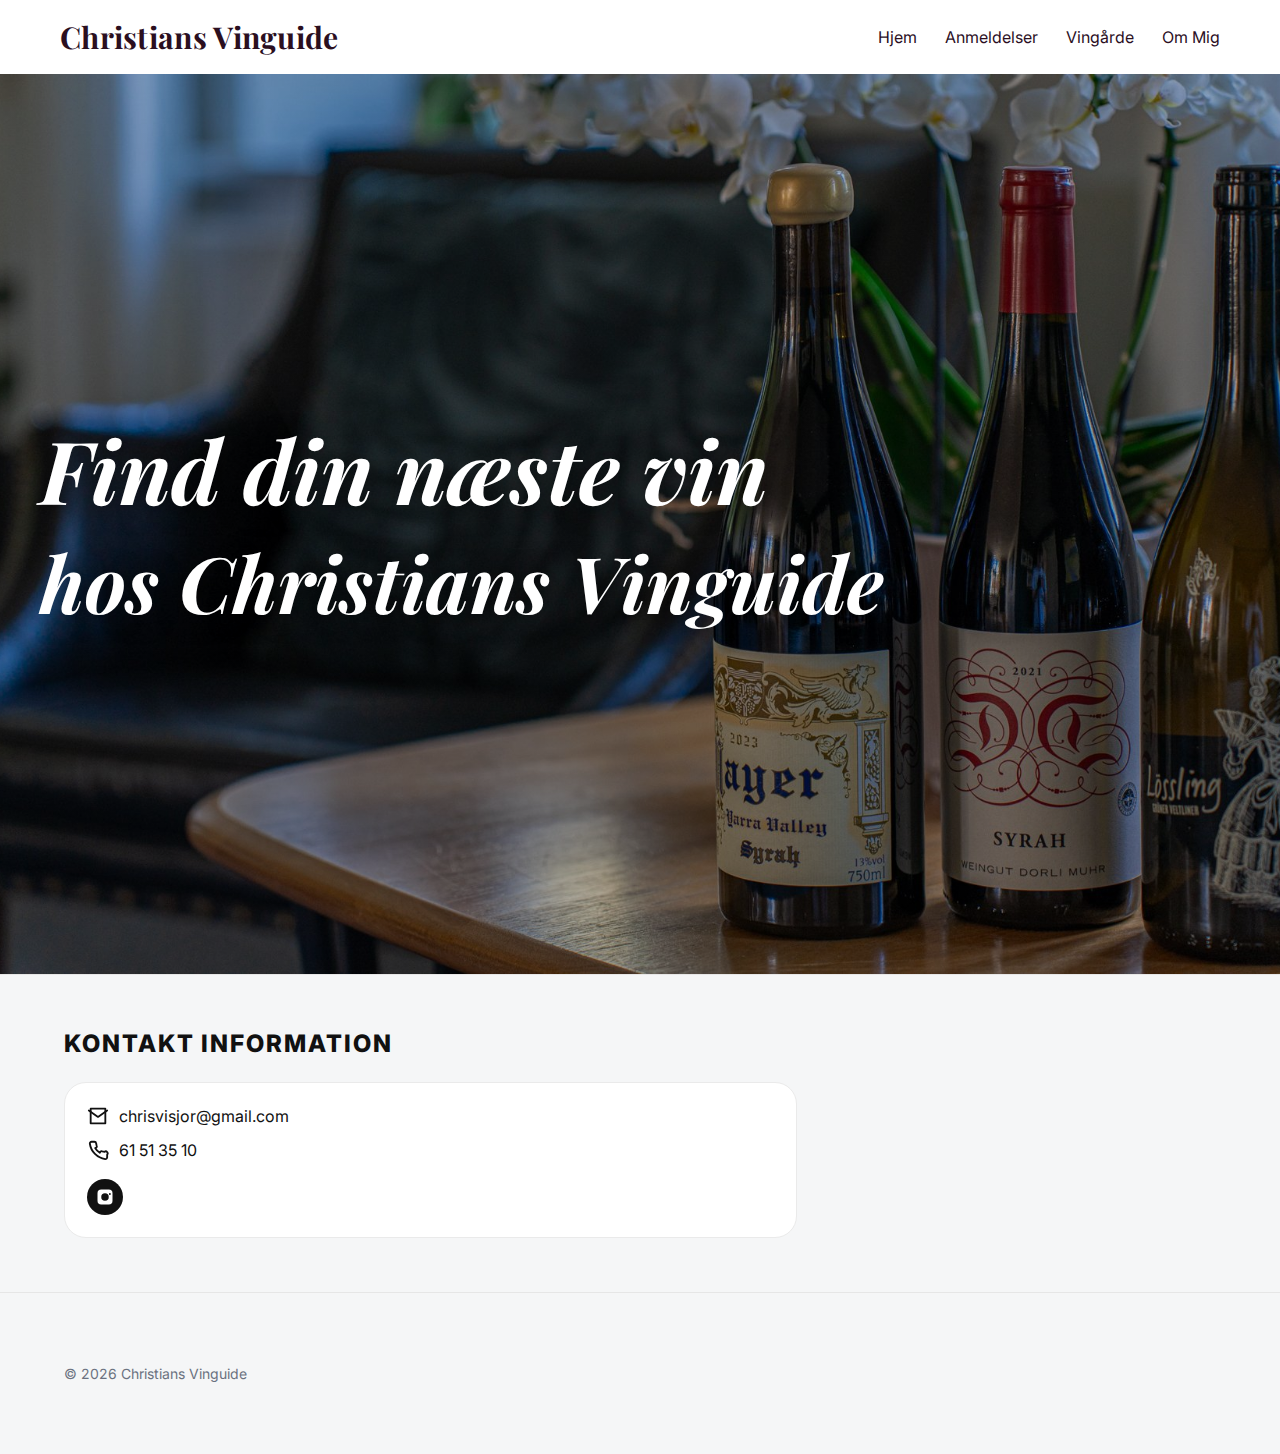
<file: index.html>
<!DOCTYPE html>
<html lang="da">
<head>
<link rel="stylesheet" href="style.css">
  <meta charset="utf-8" />
  <meta name="viewport" content="width=device-width, initial-scale=1" />
  <title>Hjem · Christians Vinguide</title>
  <link rel="preconnect" href="https://fonts.googleapis.com">
  <link rel="preconnect" href="https://fonts.gstatic.com" crossorigin>
  <link href="https://fonts.googleapis.com/css2?family=Playfair+Display:ital,wght@0,400;0,700;1,600;1,700&family=Inter:wght@400;500;600&display=swap" rel="stylesheet">
 <link rel="stylesheet" href="style.css">
</head>
<body>
  <!-- ===== Topbar (brand til venstre) ===== -->
  <header>
    <div class="nav">
      <a href="#hjem" class="brand">Christians Vinguide</a>
      <div></div>
      <nav class="menu" aria-label="Primær">
        <a href="#hjem">Hjem</a>
        <a href="./Anmeldelser.html">Anmeldelser</a>
        <a href="vingaarde.html">Vingårde</a>
        <a href="#om-mig">Om Mig</a>
      </nav>
      <button class="burger" id="openMenu" aria-label="Åbn menu" aria-controls="drawer" aria-expanded="false">
        <svg width="26" height="26" viewBox="0 0 24 24" fill="none" stroke="#102510" stroke-width="2" stroke-linecap="round" stroke-linejoin="round"><line x1="3" y1="6" x2="21" y2="6"/><line x1="3" y1="12" x2="21" y2="12"/><line x1="3" y1="18" x2="21" y2="18"/></svg>
      </button>
    </div>
  </header>

  <!-- ===== Hero ===== -->
  <main id="hjem" class="hero">
    <div class="hero-media" aria-hidden="true">
      <!-- Brug dit eget billede fra assets/ -->
      <img src="assets/chredep.jpg" alt="Vinflasker på bord" />
    </div>
    <div class="hero-inner">
      <h1 class="headline">
        <span class="line">Find din næste vin</span>
        <span class="line">hos Christians Vinguide</span>
      </h1>
    </div>
  </main>

  <!-- Anker-IDs til menupunkter (kan udfyldes senere) -->
  <section id="anmeldelser"></section>
  <section id="vingaarde"></section>
  <section id="om-mig"></section>

  <!-- ===== Kontakt / Footer (uden 'Udstyr') ===== -->
  <footer class="contact" id="kontakt">
    <div class="wrap">
      <h2>Kontakt information</h2>
      <div class="contact-grid">
        <div class="contact-card">
          <div class="contact-row">
            <!-- Mail ikon -->
            <svg width="22" height="22" viewBox="0 0 24 24" fill="none" stroke="currentColor" stroke-width="2" stroke-linecap="round" stroke-linejoin="round" aria-hidden="true"><path d="M4 4h16v16H4z"/><path d="m22 6-10 7L2 6"/></svg>
            <a href="mailto:chrisvisjor@gmail.com">chrisvisjor@gmail.com</a>
          </div>
          <div class="contact-row">
            <!-- Telefon ikon -->
            <svg width="22" height="22" viewBox="0 0 24 24" fill="none" stroke="currentColor" stroke-width="2" stroke-linecap="round" stroke-linejoin="round" aria-hidden="true"><path d="M22 16.92v3a2 2 0 0 1-2.18 2A19.86 19.86 0 0 1 3.11 5.18 2 2 0 0 1 5 3h3a2 2 0 0 1 2 1.72c.12.9.3 1.77.57 2.61a2 2 0 0 1-.45 2.11L9 10a16 16 0 0 0 5 5l.56-1.12a2 2 0 0 1 2.11-.45c.84.27 1.71.45 2.61.57A2 2 0 0 1 22 16.92z"/></svg>
            <a href="tel:+4561513510">61 51 35 10</a>
          </div>
          <div class="contact-icons">
            <a href="https://www.instagram.com/christiansvinguide/" aria-label="Instagram" title="Instagram">
              <svg width="18" height="18" viewBox="0 0 24 24" fill="currentColor" aria-hidden="true"><path d="M7 2h10a5 5 0 0 1 5 5v10a5 5 0 0 1-5 5H7a5 5 0 0 1-5-5V7a5 5 0 0 1 5-5zm5 5a5 5 0 1 0 0 10 5 5 0 0 0 0-10zm6.5-.25a1.25 1.25 0 1 0 0 2.5 1.25 1.25 0 0 0 0-2.5z"/></svg>
            </a>
            
          </div>
        </div>
       
      </div>
    </div>
    <div class="copyright">
      <div class="wrap">
        <span>© <span id="year"></span> Christians Vinguide</span>
      </div>
    </div>
  </footer>

  <script>
    // År i copyright
    document.getElementById('year').textContent = new Date().getFullYear();

    // Mobilmenu
    const openBtn = document.getElementById('openMenu');
    const drawer = document.createElement('div');
    drawer.className = 'drawer';
    drawer.id = 'drawer';
    drawer.setAttribute('aria-hidden','true');
    drawer.innerHTML = `
      <div class="panel">
        <button class="burger" id="closeMenu" aria-label="Luk menu" style="justify-self:end">
          <svg width="26" height="26" viewBox="0 0 24 24" fill="none" stroke="#102510" stroke-width="2" stroke-linecap="round" stroke-linejoin="round"><line x1="18" y1="6" x2="6" y2="18"/><line x1="6" y1="6" x2="18" y2="18"/></svg>
        </button>
        <a href="#hjem">Hjem</a>
        <a href="#anmeldelser">Anmeldelser</a>
        <a href="#vingaarde">Vingårde</a>
        <a href="#om-mig">Om Mig</a>
      </div>`;
    document.body.appendChild(drawer);

    openBtn.addEventListener('click',()=>{
      drawer.setAttribute('aria-hidden','false');
      openBtn.setAttribute('aria-expanded','true');
    });
    drawer.addEventListener('click',(e)=>{
      if(e.target===drawer || e.target.id==='closeMenu'){
        drawer.setAttribute('aria-hidden','true');
        openBtn.setAttribute('aria-expanded','false');
      }
    });
  </script>
</body>
</html>
</file>
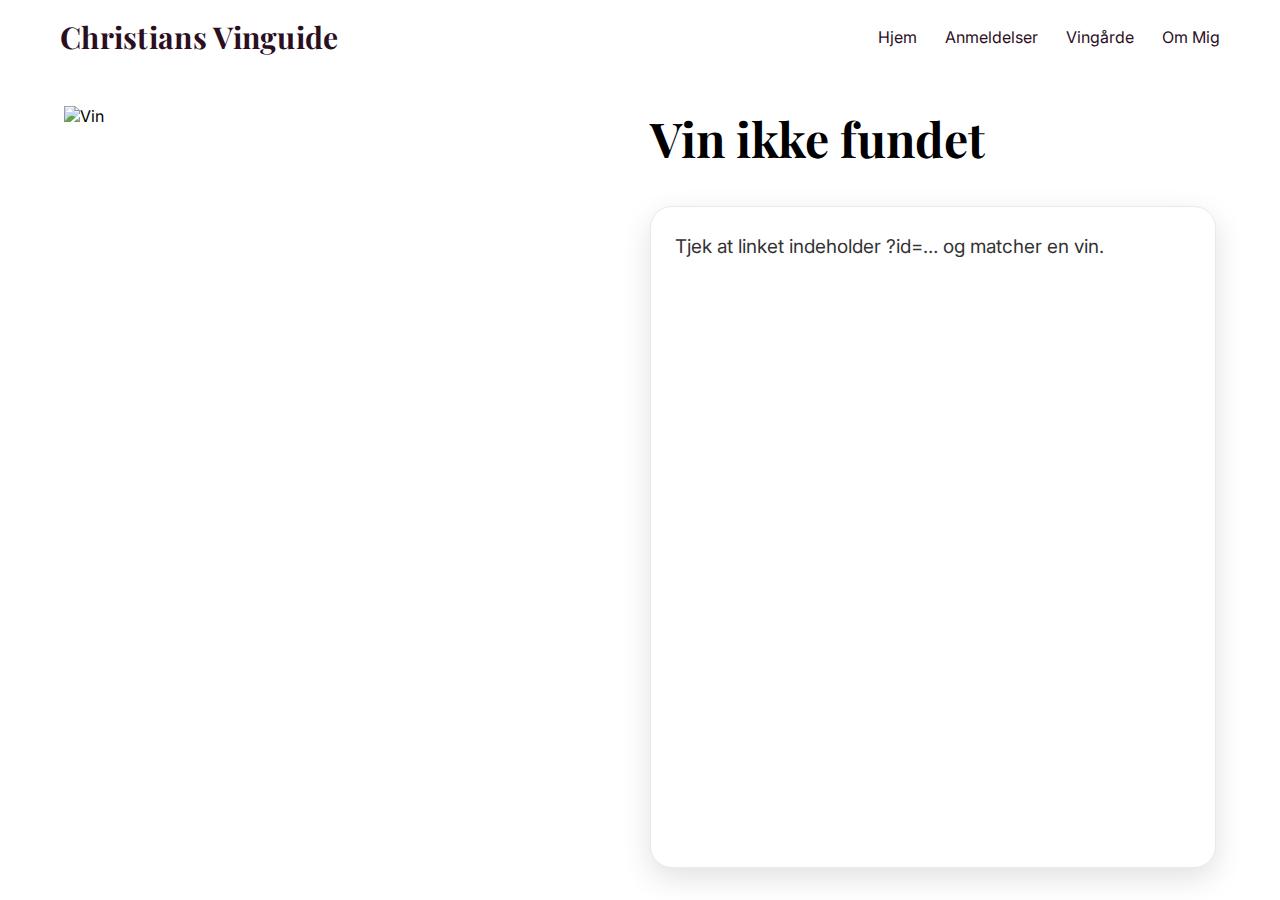
<file: anmeldelse.html>
<!DOCTYPE html>
<html lang="da">
<head>
  <meta charset="utf-8" />
  <meta name="viewport" content="width=device-width, initial-scale=1" />
  <title>Vin — Anmeldelse</title>

  <link rel="preconnect" href="https://fonts.googleapis.com">
  <link rel="preconnect" href="https://fonts.gstatic.com" crossorigin>
  <link href="https://fonts.googleapis.com/css2?family=Playfair+Display:wght@600;700&family=Inter:wght@400;500;600&display=swap" rel="stylesheet">
  <link rel="stylesheet" href="style.css" />

  <style>
    .wrap{max-width:1200px;margin:0 auto;padding:32px 24px}

    /* === Lås højden på desktop og fjern sidescroll === */
    @media (min-width: 981px){
      html, body { height: 100%; overflow: hidden; }
      /* 74px = header-højde. Wrap fylder resten af skærmen */
      .wrap { height: calc(100vh - 74px); overflow: hidden; }
      .detail { height: 100%; }
    }

    .detail{
      display:grid;
      grid-template-columns:1fr 1fr;
      gap:20px;
      align-items:stretch; /* lige høje kolonner */
    }

    .photo{
      height:100%;
      border:1px solid var(--border);
      background:#fff;
      overflow:hidden;
    }
    .photo img{
      width:100%;
      height:100%;
      object-fit:cover;
      display:block;
    }

    /* Højre kolonne som fleks, så kortet kan fylde resten og scrolle */
    .content{
      display:flex;
      flex-direction:column;
      min-height:0; /* vigtigt for at child kan scrolle */
    }

    .title{
      font-family:"Playfair Display",serif;
      font-size:48px;
      margin:0 0 16px 0;
    }

    .review-card{
      background:#fff;
      border:1px solid #eaeaea;
      border-radius:22px;
      box-shadow:0 10px 30px rgba(0,0,0,.12);
      padding:24px;
      margin-top:20px;

      /* gør den lige høj med foto + giver indre scroll */
      flex:1;
      min-height:0;
      overflow:auto;
    }

    .review-text{font-size:19px;line-height:1.7;color:#333;margin:0}
    .review-text p{margin-bottom:1em}

    /* På mobil: normal sidescroll */
    @media (max-width:980px){
      .detail{grid-template-columns:1fr}
      .wrap, .detail{height:auto}
      .review-card{overflow:visible}
    }
  </style>
</head>
<body>
  <header>
    <div class="nav">
      <a class="brand" href="index.html#hjem">Christians Vinguide</a>
      <div></div>
      <nav class="menu">
        <a href="index.html#hjem">Hjem</a>
        <a href="Anmeldelser.html">Anmeldelser</a>
        <a href="index.html#vingaarde">Vingårde</a>
        <a href="index.html#om-mig">Om Mig</a>
      </nav>
    </div>
  </header>

  <main class="wrap">
    <div class="detail">
      <div class="photo"><img id="wineImg" alt="Vin" /></div>

      <!-- VIGTIGT: class="content" på højre kolonne -->
      <div class="content">
        <h1 class="title" id="wineTitle">Vin</h1>
        <div class="review-card">
          <p class="review-text" id="wineDesc">Her kommer anmeldelsen af vinen…</p>
        </div>
      </div>
    </div>
  </main>

    <script>
  const wines = {
    "César Márquez La Salvación Godello - 2022": {
      name: "César Márquez La Salvación Godello - 2022",
      image: "assets/wines/1.jpg",
      producent: "César Márquez Pérez",
      region: "Bierzo, Spanien",
      drue: "Godello",
      alkohol: "13,5%",
      desc: `
        <p>César Márquez La Salvación Godello 2022, En dejlig hvidvin fra Bierzo i Spanien. 
        César Márquez Pérez er en yngre vinmager som har en vingård med 1,5 hektar vinmarker 
        i den flotte Vinregion Bierzo. César Márquez Pérez er søn af Raúl Pérez som driver 
        en vingård som også laver nogle fantastiske vine. Hos César Márquez praktiserer de 
        minimal intervention, manuelt arbejde i marken samt traditionelle dyrkningsmetoder. 
        Hans La Salvación vin er lavet på den dejlige drue Codello som i min mening er meget undervurderet. 
        Codello er Spaniens svar på en konkurrent til Chardonnay.</p>

        <p>Flot strågul i glasset. I næsen åbner vinen med friske noter af grøn æble, grape, 
        citrusfrugt, citron, samt en dejlig krydret duft og let sødme af fersken.</p>

        <p>I munden er den frisk og livlig men har samtidig en god fyldighed og balance. 
        Vinen har en dejlig dybde kombineret med en god finesse. En fin kompleksitet 
        og en gennembrydende syre som harmonerer. Vinen har denne dejlige mineralske undertone, 
        lidt saltede nærmest som komplimenterer vinen godt. Vinen har en lang eftersmag som nærmest 
        føles lidt cremet men også giver en dejlig friskhed.</p>
      `
    },

    "Domaine Etxondoa Xut Blanc - 2022": {
      name: "Domaine Etxondoa Xut Blanc - 2022",
      image: "assets/wines/2.jpg",
      producent: "Domaine Etxondoa",
      region: "Irrouléguy, Baskerlandet, Frankrig",
      drue: "Gros Manseng 50%, Petit Manseng 25%, Petit Courbu 25%",
      alkohol: "13%",
      desc: `
        <p>Domaine Etxondoa er en vingård i den Franske del af Baskerlandet i området 
        Irrouléguy. Vingården er drevet af den unge vinmager Olivier Pouchoulou. Han driver 
		4,5 Hektar vinmarker som har AOC Irouléguy-appellationen. Domaine Etxondoa
		praktisere Minimal Intervention, Økologi og Manuelt arbejde i marken. Han har kun 
		produceret vin siden 2020 hvor han købte Vingården. Hans Xut Blanc er lavet på 
		50% Gros Manseng, 25% Petit Manseng og 25% Petit Courbu. Druerne er ikke så 
		kendte fordi der bliver ikke dyrket ret meget af dem, men de laver absolut nogle gode 
		vine</p>

        <p>I glasset har vinen en flot strågul farve. Næsen åbner med en bouquet af grøn æble, 
        pære, grape, nektarin og citrus med et strejf af krydderier. I næsen er der en dejlig 
		mineralitet som fungerer godt med den lette krydret note og syrligheden fra 
		citrusfrugten.</p>

        <p>I munden fremstår vinen frisk men med en god balance og en dejlig rundhed. Den 
		har dybde og let cremet tekstur. Den har en god balance mellem friskhed og fedme. 
		Syren er velintegreret og fremstår ikke for aggressivt. God kompleksitet med et let 
		mineralsk præg som føles lidt saltet. Eftersmagen er lang med en let friskhed og 
		krydret finish.</p>
      `
    },

    "Casa Agricola Pepe Mendoza Pureza Ánfora - 2023": {
      name: "Casa Agricola Pepe Mendoza Pureza Ánfora - 2023",
      image: "assets/wines/3.jpg",
      producent: "Casa Agricola Pepe Mendoza",
      region: "Alicante, Spanien",
      drue: "Moscatel de Alejandría",
      alkohol: "13%",
      desc: `
        <p>Casa Agricola Pepe Mendoza Pureza Ánfora 2023, en fantastisk vin fra Alicante i 
		Spanien. Casa Agricola Pepe Mendoza er en familieejet vingård med 12 hektar
		vinmarker. På gården praktiserer de minimal intervention og økologiske principper 
		med manuel høst og arbejde i marken. Denne vin er lavet på den mindre kendte 
		Moscatel de Alejandría drue som jeg er blevet stor fan af.</p>
		
        <p>I glasset er den flot strågul i farven. Næsen åbner en indbydende bouquet af grøn 
		æble, hvid fersken, citrus, kvæde, rosenblade og krydderier. Der er en fremstående
		floralitet og krydret duft i næsen som bliver komplimenteret godt af en duft af 
		citrusfrugt.</p>
		
        <p>I munden er den frisk og livlig med god dybde og finesse. Flot kompleksitet med en 
		aromatisk struktur. I munden får vinen virkelig lov til at udstråle sig med en 
		velintegreret syre, god balance og en dejlig mineralitet, nærmest lidt saltet. 
		Eftersmagen er lang og behagelig med lette strejf af floralitet og krydderier.</p>
      `
    }
  };

  // Læs id fra URL og opdatér siden
  const params = new URLSearchParams(location.search);
  const id = params.get('id');
  const w = wines[id];

  if (w) {
    document.getElementById('wineTitle').textContent = w.name;
    document.getElementById('wineImg').src  = w.image;
    document.getElementById('wineImg').alt  = w.name;
    document.getElementById('wineDesc').innerHTML = `
  <div class="wine-info">
    <p><strong>Producent</strong><span>${w.producent}</span></p>
    <p><strong>Region</strong><span>${w.region}</span></p>
    <p><strong>Drue</strong><span>${w.drue}</span></p>
    <p><strong>Alkohol</strong><span>${w.alkohol}</span></p>
  </div>
  ${w.desc}
`;

  } else {
    document.getElementById('wineTitle').textContent = 'Vin ikke fundet';
    document.getElementById('wineDesc').textContent = 'Tjek at linket indeholder ?id=… og matcher en vin.';
  }
  </script>
</body>
</html>
</file>
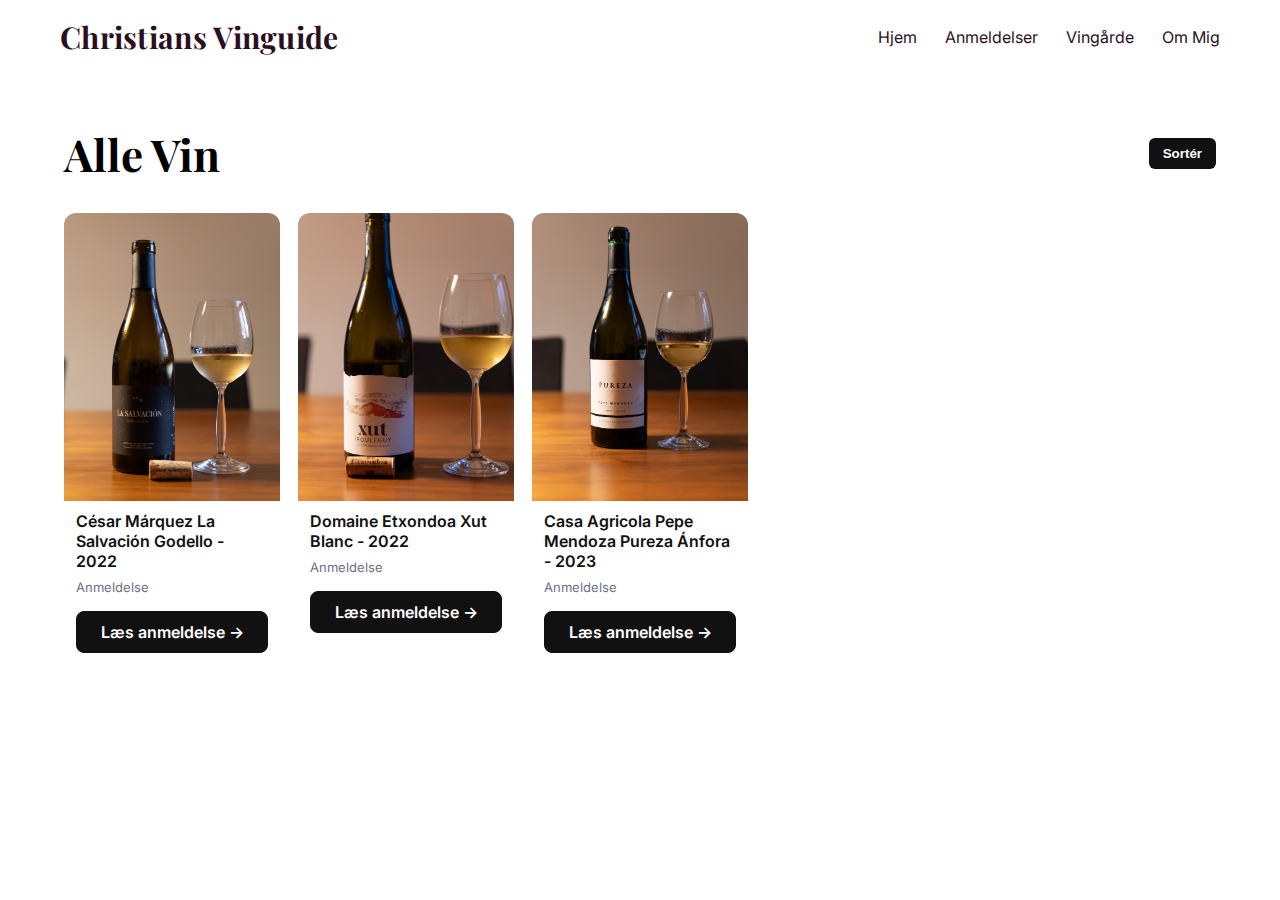
<file: Anmeldelser.html>
<!-- ========== FIL 1: anmeldelser.html (liste med kort) ========== -->
<!DOCTYPE html>
<html lang="da">
<head>
  <meta charset="utf-8" />
  <meta name="viewport" content="width=device-width, initial-scale=1" />
  <title>Anmeldelser · Christians Vinguide</title>

  <link rel="preconnect" href="https://fonts.googleapis.com">
  <link rel="preconnect" href="https://fonts.gstatic.com" crossorigin>
  <link href="https://fonts.googleapis.com/css2?family=Playfair+Display:wght@600;700&family=Inter:wght@400;500;600&display=swap" rel="stylesheet">
  <link rel="stylesheet" href="style.css" />

  <style>
    .wrap{max-width:1200px;margin:0 auto;padding:32px 24px}
    .page-title{font-family:"Playfair Display",serif;font-size:44px;margin:18px 0}

    .topbar{display:flex;align-items:center;justify-content:space-between;margin-bottom:12px}

    .review-grid{display:grid;grid-template-columns:repeat(5,minmax(0,1fr));gap:18px}
    .card{border:1px solid var(--border);background:#fff;border-radius:12px;overflow:hidden;display:flex;flex-direction:column}
    .card .thumb{aspect-ratio:3/4;overflow:hidden;border-bottom:1px solid var(--border)}
    .card .thumb img{width:100%;height:100%;object-fit:cover;display:block}
    .card .body{padding:10px 12px;display:grid;gap:8px}
    .card .title{font-weight:600}
    .card .meta{color:#6b7280;font-size:13px;display:flex;gap:8px}
    .card .btn{margin-top:8px;display:block;text-align:center;padding:10px 12px;border-radius:8px;border:1px solid #111;background:#111;color:#fff;text-decoration:none;font-weight:600}

    /* farver/links i kortene */
    .review-grid a.card{color:#111;text-decoration:none}
    .review-grid a.card:visited,
    .review-grid a.card:hover,
    .review-grid a.card:focus{color:#111;text-decoration:none}
    .review-grid a.card .title{color:#111}
    .review-grid a.card .meta,
    .review-grid a.card .meta a{color:#6b7280;text-decoration:none}

    /* sortér-popover (du har allerede tilsvarende i style.css; behold enten her eller der) */
    .sort{position:relative}
    .sort .btn{background:#111;color:#fff;border:0;padding:8px 12px;border-radius:8px}
    .sort .menu{
      position:absolute; right:0; top:44px;
      background:#fff; border:1px solid #eaeaea; border-radius:12px;
      box-shadow:0 10px 30px rgba(0,0,0,.12); padding:8px;
      display:grid; gap:6px; min-width:140px;
    }
    .sort .menu button{width:100%; text-align:left; padding:8px 10px; border:1px solid #eee; background:#f8f8f8; border-radius:8px}
    .sort .menu button:hover{background:#f0f0f0}
    .hidden{display:none}

    @media (max-width:1100px){.review-grid{grid-template-columns:repeat(3,1fr)}}
    @media (max-width:720px){.review-grid{grid-template-columns:repeat(2,1fr)}}
    @media (max-width:480px){.review-grid{grid-template-columns:1fr}}
  </style>
</head>
<body>
  <header>
    <div class="nav">
      <a class="brand" href="index.html#hjem">Christians Vinguide</a>
      <div></div>
      <nav class="menu">
        <a href="index.html#hjem">Hjem</a>
        <a href="Anmeldelser.html">Anmeldelser</a>
        <a href="vingaarde.html">Vingårde</a>
        <a href="index.html#om-mig">Om Mig</a>
      </nav>
    </div>
  </header>

  <main class="wrap">
    <div class="topbar">
  <h1 class="page-title">Alle Vin</h1>

  <div class="sort">
    <button id="filterBtn" class="btn">Sortér</button>

    <div id="filterOptions" class="menu hidden">
      <!-- Første visning: vælg hvad du vil filtrere på -->
      <div id="menuRoot">
        <button data-open="land">Land</button>
        <button data-open="region">Region</button>
        <button data-open="drue">Drue</button>
        <hr>
        <button id="clearSort" class="muted">Nulstil</button>
      </div>

      <!-- Anden visning: konkrete værdier (bygges med JS) -->
      <div id="submenu" class="hidden">
        <button id="backBtn" class="muted">← Tilbage</button>
        <div id="submenuList"></div>
      </div>
    </div>
  </div>
</div>


    <section class="review-grid" id="grid"></section>
  </main>

  <script>
    // ====== Data (land/region/drue inkluderet) ======
    const wines = [
      { id:"César Márquez La Salvación Godello - 2022",  name:"César Márquez La Salvación Godello - 2022",  image:"assets/wines/1.jpg",    country:"Spanien",  region:"Bierzo", grape:"Codello" },
      { id:"Domaine Etxondoa Xut Blanc - 2022",   name:"Domaine Etxondoa Xut Blanc - 2022", image:"assets/wines/2.jpg", country:"Frankrig", region:"Baskerlandet, Irrouléguy", grape:"Gros Manseng 50% / Petit Manseng 25% / Petit Courbu 25%" },
      { id:"Casa Agricola Pepe Mendoza Pureza Ánfora - 2023",        name:"Casa Agricola Pepe Mendoza Pureza Ánfora - 2023", image:"assets/wines/3.jpg", country:"Spanien", region:"Alicante",   grape:"Moscatel de Alejandría" },
    ];

    // ====== Render kort-listen ======
    const grid = document.getElementById('grid');

    function render(list){
      grid.innerHTML = '';
      list.forEach(w => {
        const a = document.createElement('a');
        a.href = `anmeldelse.html?id=${encodeURIComponent(w.id)}`;
        a.className = 'card';
        a.innerHTML = `
          <div class="thumb"><img src="${w.image}" alt="${w.name}"></div>
          <div class="body">
            <div class="title">${w.name}</div>
            <div class="meta"><span>Anmeldelse</span></div>
            <span class="btn">Læs anmeldelse →</span>
          </div>`;
        grid.appendChild(a);
      });
    }

    // ====== Sortering via popover ======
    // ==================== SORTERING (to-trins menu) ====================

// Hjælpere til unikke lister
const unique = (arr) => [...new Set(arr)].sort((a,b)=>a.localeCompare(b,'da'));

// Datasæt til menuer
const sets = {
  land:   () => unique(wines.map(w => w.country)),
  region: () => unique(wines.map(w => w.region)),
  drue:   () => unique(wines.map(w => w.grape))
};

// Map fra menu-type til felt i data
const keyMap = { land: 'country', region: 'region', drue: 'grape' };

// Filtrer og render
function filterBy(type, value){
  const key = keyMap[type];
  if (!key) return;
  const list = (value === '_ALL_') ? wines : wines.filter(w => w[key] === value);
  render(list);
}

// UI-elementer
const filterBtn     = document.getElementById('filterBtn');
const filterOptions = document.getElementById('filterOptions');
const clearBtn      = document.getElementById('clearSort');

const menuRoot     = document.getElementById('menuRoot');
const submenu      = document.getElementById('submenu');
const submenuList  = document.getElementById('submenuList');
const backBtn      = document.getElementById('backBtn');

// Vis/skjul hele popoveren
filterBtn.addEventListener('click', () => {
  filterOptions.classList.toggle('hidden');
  // start altid på root
  menuRoot.classList.remove('hidden');
  submenu.classList.add('hidden');
});

// Åbn underliste (Land/Region/Drue)
document.querySelectorAll('#menuRoot [data-open]').forEach(btn => {
  btn.addEventListener('click', () => {
    const type = btn.dataset.open;
    const values = sets[type]();

    // tøm og byg knapper
    submenuList.innerHTML = '';

    // “Alle”
    const all = document.createElement('button');
    all.textContent = 'Alle';
    all.addEventListener('click', () => {
      filterBy(type, '_ALL_');
      filterOptions.classList.add('hidden');
    });
    submenuList.appendChild(all);

    // Værdier
    values.forEach(v => {
      const b = document.createElement('button');
      b.textContent = v;
      b.addEventListener('click', () => {
        filterBy(type, v);
        filterOptions.classList.add('hidden');
      });
      submenuList.appendChild(b);
    });

    // skift visning
    menuRoot.classList.add('hidden');
    submenu.classList.remove('hidden');
  });
});

// Tilbage til root-menu
backBtn.addEventListener('click', () => {
  submenu.classList.add('hidden');
  menuRoot.classList.remove('hidden');
});

// Nulstil
if (clearBtn){
  clearBtn.addEventListener('click', () => {
    render(wines);
    filterOptions.classList.add('hidden');
  });
}

// Første load (hvis du ikke allerede kalder den et andet sted)
render(wines);

  </script>
</body>
</html>
</file>
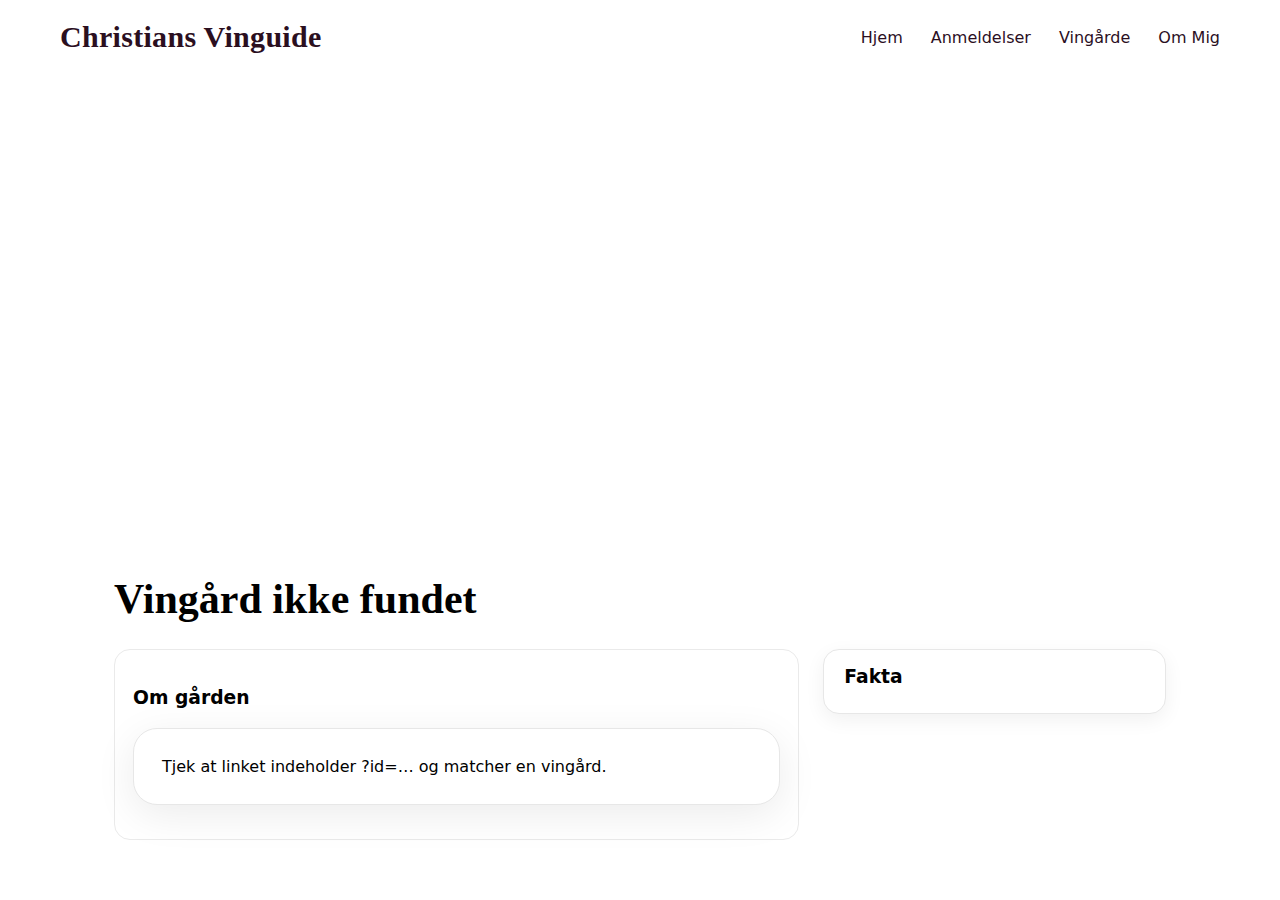
<file: vingaard.html>
<!DOCTYPE html>
<html lang="da">
<head>
  <meta charset="utf-8" />
  <meta name="viewport" content="width=device-width, initial-scale=1" />
  <title>Vingård — Christians Vinguide</title>
  <link rel="stylesheet" href="style.css" />
  <style>
    .wrap{max-width:1100px;margin:0 auto;padding:32px 24px}
    .hero-img{aspect-ratio:21/9;border-radius:16px;overflow:hidden;border:1px solid var(--border);box-shadow:var(--shadow);margin-bottom:18px}
    .hero-img img{width:100%;height:100%;object-fit:cover;display:block}
    .h1{font-family:"Playfair Display",serif;font-size:42px;margin:.3em 0}
    .meta{color:#6b7280;display:flex;gap:10px;flex-wrap:wrap;margin-bottom:14px}
    .content{display:grid;grid-template-columns:2fr 1fr;gap:24px}
    .box{background:#fff;border:1px solid #eaeaea;border-radius:16px;box-shadow:var(--shadow);padding:18px}
    @media (max-width:900px){.content{grid-template-columns:1fr}}
    .ext a{color:#111}
  </style>
</head>
<body>
  <header>
    <div class="nav">
      <a class="brand" href="index.html#hjem">Christians Vinguide</a>
      <div></div>
      <nav class="menu">
        <a href="index.html#hjem">Hjem</a>
        <a href="Anmeldelser.html">Anmeldelser</a>
        <a href="vingaarde.html">Vingårde</a>
        <a href="index.html#om-mig">Om Mig</a>
      </nav>
    </div>
  </header>

  <main class="wrap">
    <div id="hero" class="hero-img"></div>
    <h1 id="title" class="h1"></h1>
    <div id="meta" class="meta"></div>

    <section class="content">
      <article class="box">
        <h3>Om gården</h3>
        <p id="about">—</p>
      </article>
      <aside class="box ext">
        <h3>Fakta</h3>
        <ul id="facts" style="margin:0;padding-left:18px"></ul>
      </aside>
    </section>
  </main>

  <script>
  // Same IDs as vingaarde.html
  const estates = [
    {
      id: "dorli-muhr",
      name: "Ritme Celler",
      country: "Spanien",
      region: "Priorat og Montsant",
      founded: "2004",
      grapes: "Carignan, Garnacha, Grenache Blanc, Viura",
      image: "assets/estates/dorli-muhr.jpg",
      website: "https://www.ritmeceller.com/en/",
      about: `Ritme og Acústic Celler blev grundlagt af Albert Jané tilbage i 2004. Før det arbejdede han for sin far på sin vingård i Penedès. Ritme og Acústic Celler råder over flere vinmarker i området Montsant og Priorat. Vinstokkene ved Ritme Celler er i en alder af 60 - 90 år. For Albert Jané er placeringen vigtigere end at vinmarkerne hænger sammen. Dette gør at hans vinmarker ligger i de bedste områder muligt, så han kan lave den bedste vin muligt. Ritme Celler ligger i Marcà, lige syd for grænsen til Priorat, og gården er over 200 år gammel. 

Lidt senere købte han et andet vineri i Priorat i den lille by La Vilella Alta nord for Gratallops, næsten midt i distriktet Priorat. Gården, som hedder Acústic Celler, ligger i en 370 m højde over vandet, hvor de tilhørende vinstokke er mellem 35 – 80 år.

Albert Jané har siden starten arbejdet økologisk og blev certificeret i 2014. Hans synspunkt er at vin laves i marken og ikke i kælderen. Han bruger kun traditionelle metoder uden tilsætning af pesticider eller Herbicider. Alt arbejde i marken udføres med håndkraft og høsten foregår manuelt. I kælderen bruger han kun små egefade let toastning. For Albert Jané er “Et godt egefad er det, du ikke kan smage”. Det betyder at hans vin har mere fokus på frugten i vinen og at hans vin er mere Terroir drevet. Når vinene skal flaskes, klares den, men filtreres ikke. Det gennemgående for hans vine er den fine afstemning af høj frugtintensitet med mineralitet og frisk syre. Og Intensitet uden klodset tyngde.



Albert Jané’s marker i Priorat er kendt for sit stejle terræn hvor der er den specielle jord llicorella som er lavet af skifer og kvarts som er meget drænende og næringsfattig jord. Klimaet i Priorat er varmt med et middelhavsklima med varme dage og kølige nætter.
Hans marker i Montsant er en blanding af llicorella Jord samt Granit, Sand, Kalk og Lerjord. Klimaet i Montsant er middelvarmt til varmt klima med et middelhavsklima, som er mere varieret end Priorat. Det er generelt lidt mildere og mere varieret end Priorat

Albert Jané forklarer forskellen på Montsant og Priorat er at vinene fra Montsant er friske, frugtige og runde, hvor vinene fra Priorat har mere charme, intensitet og dybde. I området dyrkes der primært Garnatxa/Grenache og Carinyena/Carignan som de traditionelle druer. Der dyrkes også Cabernet Sauvignon, Merlot og Syrah samt Monastrell/Mourvedre i mindre grad. Blandt de hvide druer er der Grenache Blanc og Macabeo som er de traditionelle, sammen med den aromatiske Pansal/Xarel-lo som ikke er tilladt at dyrke i Priorat.
`
    },
    {
      id: "César Márquez Pérez",
      name: "César Márquez Pérez",
      country: "Spanien",
      region: "Bierzo",
      founded: "2015",
      grapes: "Mencía, Garnacha Tintorera, Godello",
      image: "assets/estates/matassa.jpg",
      
      about: `César Márquez er en stjerne i Bierzo. Hvor han kombinerer sit arbejde på familiens gård Castro Ventosa med sit eget soloprojekt udover. César kommer fra en familie som har haft med vin at gøre i mange år. César er ønolog og har arbejdet med sin Onkel Raúl Pérez på familiens vingård gennem mange år, hvor han overtog tøjlerne i familiens kælder i 2017.

I 2015 restaurerede César en gammel vinkælder i hans hjemby Valtuille de Abajo. Her har han siden lavet en vinserie under eget navn, hvor han fokuserer på at lave fantastisk vin i højeste kvalitet fra egne marker. Hans rødvin for prædikatet Vino de Viña Calificada svarende til en Cru Classé. Hans vinstokke dyrkes på hvid kalkholdig jord, som er specielt for Bierzo. César har også en vinserie ved navnet Vinos de Paraje, hvor han laver vin fra 0,5 hektar marker lidt uden for Valtuille de Abajo.

Han høster druerne tidligt når frugten er sprød, dermed kan han holde sine vine under 13,5% vol. Han kan tilsætte stilke efter behov for at balancere vinene og opnå ekstra kompleksitet. Hans vine taler for sig selv og er noget helt specielt.
`
    },
    {
      id: "pormenor",
      name: "Pormenor Vinhos",
      country: "Portugal",
      region: "Douro",
      founded: "2013",
      grapes: "Field blends",
      image: "assets/estates/pormenor.jpg",
      website: "https://pormenorvineyards.com",
      about: `Finesse-fokuserede Douro-vine fra højderne. Friskhed, skifer og præcision frem for power.`
    }
  ];

  // Get ?id= from URL (e.g. vingaard.html?id=dorli-muhr)
  const params = new URLSearchParams(location.search);
  const id = (params.get('id') || '').trim();
  const estate = estates.find(e => e.id === id);

  if (estate) {
    // Title, hero and meta
    document.title = `${estate.name} — Christians Vinguide`;
    document.getElementById('title').textContent = estate.name;
    document.getElementById('hero').innerHTML = `<img src="${estate.image}" alt="${estate.name}">`;
    

    // Paragraphs like the wine reviews:
    // Split on blank lines and wrap each as <p>
    document.getElementById('about').innerHTML = estate.about
      .split(/\n\s*\n/)
      .map(p => `<p>${p.trim()}</p>`)
      .join('');
	  
	  const factsEl = document.getElementById('facts');
  factsEl.innerHTML = `
    <li><strong>Land:</strong> ${estate.country}</li>
    <li><strong>Region:</strong> ${estate.region}</li>
    <li><strong>Grundlagt:</strong> ${estate.founded}</li>
    <li><strong>Druer:</strong> ${estate.grapes}</li>
    ${estate.website ? `<li><strong>Website:</strong> <a href="${estate.website}" target="_blank" rel="noopener">${estate.website}</a></li>` : '' }
  `;
  } else {
    // Not found
    document.getElementById('title').textContent = 'Vingård ikke fundet';
    document.getElementById('about').innerHTML =
      '<div class="review-card">Tjek at linket indeholder ?id=… og matcher en vingård.</div>';
	  
  }
</script>

</body>
</html>
</file>
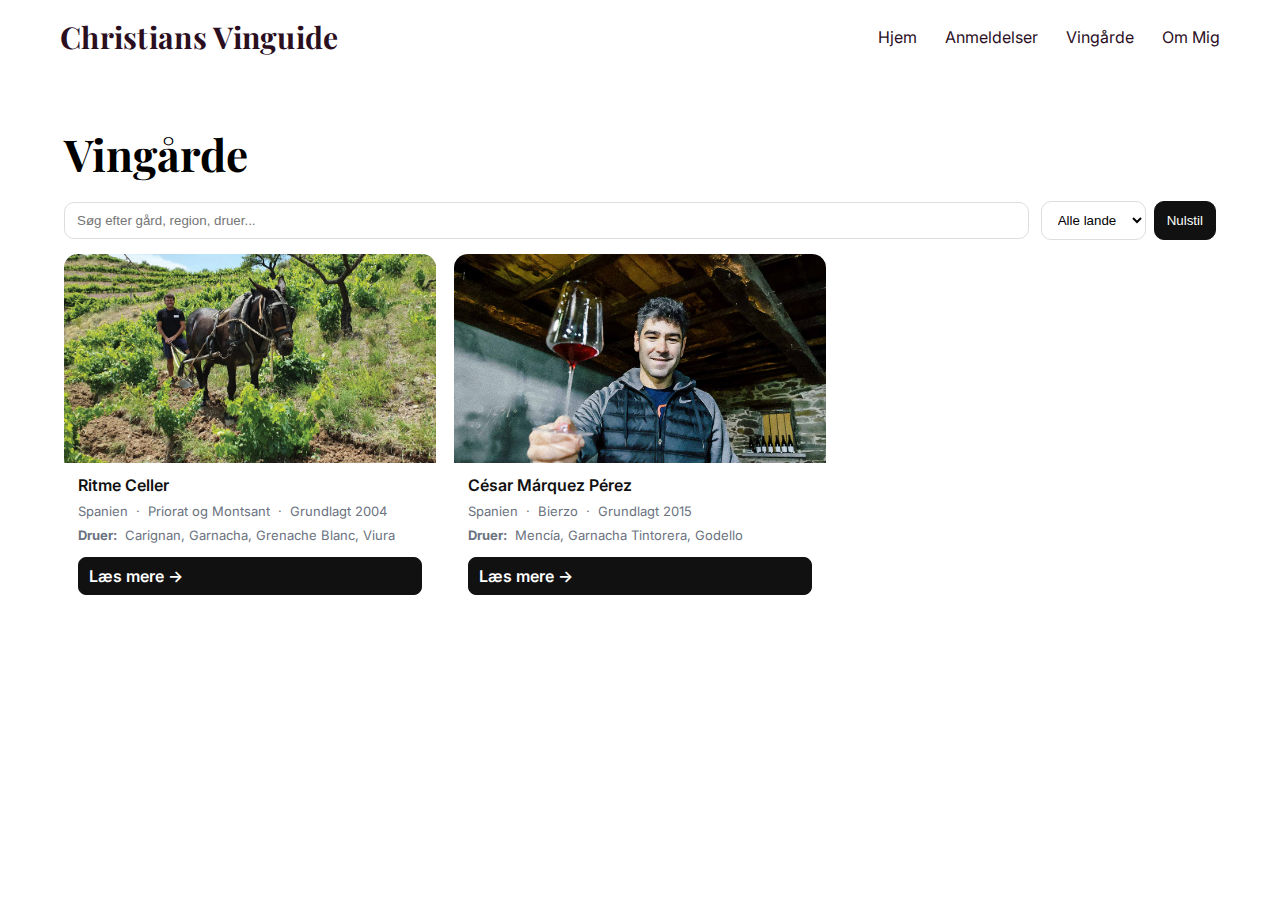
<file: vingaarde.html>
<!DOCTYPE html>
<html lang="da">
<head>
  <meta charset="utf-8" />
  <meta name="viewport" content="width=device-width, initial-scale=1" />
  <title>Vingårde — Christians Vinguide</title>

  <link rel="preconnect" href="https://fonts.googleapis.com">
  <link rel="preconnect" href="https://fonts.gstatic.com" crossorigin>
  <link href="https://fonts.googleapis.com/css2?family=Playfair+Display:wght@600;700&family=Inter:wght@400;500;600&display=swap" rel="stylesheet">
  <link rel="stylesheet" href="style.css" />

  <style>
    .wrap{max-width:1200px;margin:0 auto;padding:32px 24px}
    .page-title{font-family:"Playfair Display",serif;font-size:44px;margin:18px 0}

    .toolbar{display:flex;gap:12px;align-items:center;justify-content:space-between;margin-bottom:14px;flex-wrap:wrap}
    .search{flex:1;min-width:220px;display:flex;gap:8px}
    .search input{flex:1;padding:10px 12px;border:1px solid #ddd;border-radius:10px}
    .filter{display:flex;gap:8px}
    .filter select,.filter button{padding:10px 12px;border:1px solid #ddd;border-radius:10px;background:#fff;cursor:pointer}
    .filter button{border-color:#111;background:#111;color:#fff}

    .grid{display:grid;grid-template-columns:repeat(3,minmax(0,1fr));gap:18px}
    .estate-card{border:1px solid var(--border);background:#fff;border-radius:14px;overflow:hidden;display:flex;flex-direction:column;text-decoration:none;color:#111}
    .estate-card .thumb{aspect-ratio:16/9;overflow:hidden;border-bottom:1px solid var(--border)}
    .estate-card .thumb img{width:100%;height:100%;object-fit:cover;display:block}
    .estate-card .body{padding:12px 14px;display:grid;gap:8px}
    .estate-card .title{font-weight:600}
    .estate-card .meta{color:#6b7280;font-size:13px;display:flex;gap:8px;flex-wrap:wrap}
    .estate-card .btn{margin-top:6px;display:inline-block;padding:8px 10px;border-radius:8px;border:1px solid #111;background:#111;color:#fff;font-weight:600}

    @media (max-width:1100px){.grid{grid-template-columns:repeat(2,1fr)}}
    @media (max-width:640px){.grid{grid-template-columns:1fr}}
  </style>
</head>
<body>
  <header>
    <div class="nav">
      <a class="brand" href="index.html#hjem">Christians Vinguide</a>
      <div></div>
      <nav class="menu">
        <a href="index.html#hjem">Hjem</a>
        <a href="Anmeldelser.html">Anmeldelser</a>
        <a href="vingaarde.html">Vingårde</a> <!-- ← denne side -->
        <a href="index.html#om-mig">Om Mig</a>
      </nav>
    </div>
  </header>

  <main class="wrap">
    <h1 class="page-title">Vingårde</h1>

    <div class="toolbar">
      <div class="search">
        <input id="q" type="search" placeholder="Søg efter gård, region, druer..." />
      </div>
      <div class="filter">
        <select id="country">
          <option value="">Alle lande</option>
        </select>
        <button id="reset">Nulstil</button>
      </div>
    </div>

    <section id="grid" class="grid"></section>
  </main>
<script>
document.addEventListener('DOMContentLoaded', () => {
  const estates = [
    { id:"dorli-muhr", name:"Ritme Celler", country:"Spanien", region:"Priorat og Montsant", founded:"2004", grapes:"Carignan, Garnacha, Grenache Blanc, Viura", image:"assets/estates/dorli-muhr.jpg" },
    { id:"César Márquez Pérez", name:"César Márquez Pérez", country:"Spanien", region:"Bierzo", founded:"2015", grapes:"Mencía, Garnacha Tintorera, Godello", image:"assets/estates/matassa.jpg" },
  ];

  const grid = document.getElementById('grid');
  const q = document.getElementById('q');
  const country = document.getElementById('country');
  const resetBtn = document.getElementById('reset');

  const unique = arr => [...new Set(arr)].filter(Boolean).sort((a,b)=>a.localeCompare(b,'da'));

  // Fyld lande i dropdown
  unique(estates.map(e=>e.country)).forEach(c=>{
    const o = document.createElement('option');
    o.value = c; o.textContent = c;
    country.appendChild(o);
  });

  function matches(e, term){
    if(!term) return true;
    term = term.toLowerCase();
    return (
      e.name.toLowerCase().includes(term) ||
      (e.region||'').toLowerCase().includes(term) ||
      (e.grapes||'').toLowerCase().includes(term) ||
      (e.country||'').toLowerCase().includes(term)
    );
  }

  function render(list){
    grid.innerHTML = '';
    list.forEach(e=>{
      const a = document.createElement('a');
      a.href = `vingaard.html?id=${encodeURIComponent(e.id)}`;
      a.className = 'estate-card';
      a.innerHTML = `
        <div class="thumb"><img src="${e.image}" alt="${e.name}"></div>
        <div class="body">
          <div class="title">${e.name}</div>
          <div class="meta">
            <span>${e.country}</span> · <span>${e.region}</span> · <span>Grundlagt ${e.founded}</span>
          </div>
          <div class="meta"><strong>Druer:</strong> ${e.grapes}</div>
          <span class="btn">Læs mere →</span>
        </div>`;
      grid.appendChild(a);
    });
    if(list.length === 0){ grid.innerHTML = '<p>Ingen resultater.</p>'; }
  }

  function applyFilters(){
    const term = q.value.trim();
    const land = country.value;
    const list = estates.filter(e => matches(e, term) && (land ? e.country === land : true));
    render(list);
  }

  q.addEventListener('input', applyFilters);
  country.addEventListener('change', applyFilters);
  resetBtn.addEventListener('click', () => {
    q.value = '';
    country.value = '';
    render(estates);
  });

  // Første load
  render(estates);
});
</script>
</file>
<file: style.css>
:root{
  /* palette fra dit billede (lys → mørk) */
  --pink-50:  #fde4f2;
  --pink-100: #f9cee7;
  --pink-200: #f4b8da;
  --pink-300: #eea1cd;
  --pink-400: #e68bbe;

  /* tema */
  --bg:    var(--pink-50);
  --text:  #2b0f1f;        /* mørk blomme for god kontrast */
  --line:  var(--pink-100);
  --card:  #ffffff;        /* kort/sektioner */
  --accent: var(--pink-400); /* links/markeringer */
}
*{box-sizing:border-box}
html{scroll-behavior:smooth}
body{margin:0;font-family:Inter,system-ui,-apple-system,Segoe UI,Roboto,Arial,sans-serif;color:var(--ink);background:#fff}

/* ===== Navbar (brand til venstre) ===== */
header{position:sticky;top:0;z-index:50;background:#fff;border-bottom:1px solid var(--border)}
.nav{max-width:1200px;margin:0 auto;display:grid;grid-template-columns:auto 1fr auto;align-items:center;height:74px;padding:0 20px}
.brand{justify-self:start;font-family:'Playfair Display',serif;font-weight:700;letter-spacing:.3px;color:var(--text);text-decoration:none;font-size:30px}
.menu{justify-self:end;display:flex;align-items:center;gap:28px}
.menu a{font-size:16px;color:var(--text);text-decoration:none}
.menu a:hover{opacity:.85}
.burger{display:none;justify-self:end;background:transparent;border:0;padding:8px;border-radius:10px}
.burger svg{display:block}
@media (max-width: 820px){
  .menu{display:none}
  .burger{display:block}
}

/* ===== Mobilmenu ===== */
.drawer{position:fixed;inset:0;background:rgba(0,0,0,.35);display:none}
.drawer[aria-hidden="false"]{display:block}
.panel{position:absolute;right:0;top:0;height:100%;width:320px;background:var(--green);padding:24px;border-left:1px solid var(--border);display:grid;gap:18px}
.panel a{color:var(--text);text-decoration:none;font-size:18px}

/* ===== Hero (fuld højde) ===== */
.hero{position:relative;min-height:100vh;display:grid;align-items:center}
.hero-media{position:absolute;inset:0;z-index:-2}
.hero-media img{width:100%;height:100%;object-fit:cover}
.hero::before{content:"";position:absolute;inset:0;background:linear-gradient(to bottom, rgba(0,0,0,.20), rgba(0,0,0,.28));z-index:-1}
.hero-inner {
  max-width:1280px;
  margin:0;              /* Fjern 'auto', som centrerer indholdet */
  padding:40px 40px;     /* giver luft fra venstre kant */
  text-align:left;       /* sikrer venstrejustering */
}

/* === HERO TEKST – præcis 2 linjer på desktop === */
.headline {
  font-family: 'Playfair Display', serif;
  font-style: italic;
  color: #fff; /* hvid tekst */
  line-height: 1.05;
  margin: 0;
  text-shadow: 0 3px 25px rgba(0, 0, 0, 0.55); /* gør teksten tydelig på lyse baggrunde */
  max-width: none;
}

.headline .line{
  display:block;
  white-space:nowrap;           /* hver linje må ikke bryde */
}
.headline .line:first-child{ font-size:clamp(42px, 6.8vw, 90px); }
.headline .line:last-child { font-size:clamp(38px, 6.1vw, 82px); margin-top:.35em; }

/* På smalle skærme tillader vi wrap igen */
@media (max-width: 640px){
  .headline .line{ white-space:normal; }
  .headline .line:first-child{ font-size:clamp(28px, 8vw, 48px); }
  .headline .line:last-child { font-size:clamp(26px, 7.5vw, 44px); }
}

/* ===== Kontakt-fod ===== */
.contact{background:#f5f6f7;border-top:1px solid #e6e6e6;color:#111}
.contact .wrap{max-width:1200px;margin:0 auto;padding:54px 24px}
.contact h2{margin:0 0 24px 0;font-weight:800;letter-spacing:.08em;text-transform:uppercase}
.contact-grid{display:grid;gap:24px;align-items:center;grid-template-columns:1fr}
.contact-card{background:#fff;border:1px solid #eaeaea;border-radius:22px;box-shadow:var(--shadow);padding:22px;display:grid;gap:12px}
.contact-row{display:flex;align-items:center;gap:10px}
.contact-row a{color:inherit;text-decoration:none}
.contact-icons{display:flex;gap:14px;margin-top:6px}
.contact-icons a{display:inline-grid;place-items:center;height:36px;width:36px;border-radius:50%;background:#111;color:#fff}
.copyright{border-top:1px solid #e6e6e6;padding:18px 24px;color:#6b7280;font-size:14px}
.copyright .wrap{max-width:1200px;margin:0 auto;display:flex;justify-content:space-between;gap:12px;flex-wrap:wrap}

@media (min-width: 980px){
  .contact-grid{grid-template-columns:1.3fr .7fr}
}

.review-card {
  background:#fff;
  border:1px solid #eaeaea;
  border-radius:22px;
  box-shadow:0 10px 30px rgba(0,0,0,.12);
  padding:22px;
  margin-top:16px;
}

.review-text {
  font-size:17px;
  line-height:1.6;
  color:#333;
  margin:0;
}

.photo {
  max-height: 900px;
  overflow: hidden;
}

.photo img {
  width: auto;
  height: 100%;
  object-fit: contain;
}

.review-card {
  background:#fff;
  border:1px solid #eaeaea;
  border-radius:22px;
  box-shadow:0 10px 30px rgba(0,0,0,.12);
  padding:24px;
  margin-top:20px;

  max-width: 800px;     /* gør boksen smallere */
  margin-left: 0;       /* hold den mod venstre side af højre kolonne */
}

.review-text {
  font-size:19px;       /* lidt større skrift */
  line-height:1.7;
  color:#333;
  margin:0;
}

.card .meta{display:flex;justify-content:flex-start;gap:8px;color:#6b7280;font-size:13px}

/* Gør kortet (linket) sort og uden underline */
.review-grid a.card {
  color: #111;
  text-decoration: none;
}

/* Sørg for at visited/hover ikke ændrer farve/underline */
.review-grid a.card:visited,
.review-grid a.card:hover,
.review-grid a.card:focus {
  color: #111;
  text-decoration: none;
}

/* Titel bliver sort, meta grå – ingen underline nogen steder */
.review-grid a.card .title { color: #111; }
.review-grid a.card .meta,
.review-grid a.card .meta a {
  color: #6b7280;
  text-decoration: none;
}

.filters{display:flex;gap:12px;align-items:center}
.filters label{font-size:14px;color:#111;display:flex;gap:6px;align-items:center}
.filter-select{padding:8px 10px;border:1px solid #e0e0e0;border-radius:10px;background:#fff}
.filter-clear{padding:8px 12px;border:1px solid #111;background:#111;color:#fff;border-radius:10px}
@media (max-width: 720px){
  .filters{flex-wrap:wrap;justify-content:flex-end}
}

.filter-menu {
  position: relative;
  display: inline-block;
}

#filterBtn {
  padding: 8px 14px;
  background: #111;
  color: white;
  border: none;
  border-radius: 6px;
  cursor: pointer;
  font-weight: 600;
}

#filterOptions {
  position: absolute;
  top: 110%;
  left: 0;
  background: white;
  border: 1px solid #ddd;
  border-radius: 8px;
  box-shadow: 0 5px 15px rgba(0,0,0,.1);
  padding: 8px;
  display: flex;
  flex-direction: column;
  gap: 6px;
}

#filterOptions.hidden {
  display: none;
}

#filterOptions button {
  background: none;
  border: none;
  padding: 6px 10px;
  text-align: left;
  cursor: pointer;
}

#filterOptions button:hover {
  background: #f0f0f0;
}

.hidden { display: none; }

.sort { position: relative; }
.sort .btn { background:#111; color:#fff; border:0; padding:8px 12px; border-radius:8px; }

.sort .menu {
  position:absolute; right:0; top:44px;
  background:#fff; border:1px solid #eaeaea; border-radius:12px;
  box-shadow:0 10px 30px rgba(0,0,0,.12); padding:8px;
  display:grid; gap:6px; min-width:140px;
}
.sort .menu button { width:100%; text-align:left; padding:8px 10px; border:1px solid #eee; background:#f8f8f8; border-radius:8px; }
.sort .menu button:hover { background:#f0f0f0; }

.review-text p {
  margin-bottom: 1em;
  line-height: 1.6;
}

.wine-info {
  font-size: 16px;
  line-height: 1.6;
  color: #333;
}
.wine-info p {
  margin: 4px 0;
}
.wine-info strong {
  color: #000;
}

/* --- Vinfo sektion --- */
.wine-info {
  background: #faf9f7;
  border: 1px solid #e3e1de;
  border-radius: 14px;
  padding: 16px 20px;
  margin-bottom: 1.5em;
  font-family: "Inter", sans-serif;
  line-height: 1.6;
  color: #3b3b3b;
  box-shadow: inset 0 1px 3px rgba(0,0,0,0.05);
}

.wine-info p {
  margin: 4px 0;
  display: flex;
  justify-content: space-between;
  font-size: 16px;
}

.wine-info strong {
  font-weight: 600;
  color: #111;
}

.wine-info p span {
  color: #5a5a5a;
}

/* Giv review-boksen lidt mere premium-look */
.review-card {
  background: #fff;
  border: 1px solid #e7e7e7;
  border-radius: 24px;
  box-shadow: 0 10px 40px rgba(0,0,0,0.08);
  padding: 28px;
  margin-top: 20px;
  overflow: auto;
}

/* Gør scrollbaren diskret */
.review-card::-webkit-scrollbar {
  width: 8px;
}
.review-card::-webkit-scrollbar-thumb {
  background: #ccc;
  border-radius: 4px;
}
.review-card::-webkit-scrollbar-thumb:hover {
  background: #aaa;
}

/* Lidt spacing på teksten */
.review-text p {
  margin-bottom: 1.1em;
}

.wine-info p {
  flex-direction: column; /* gør at teksten hopper ned under titlen */
  align-items: flex-start;
}

.wine-info strong {
  margin-bottom: 2px;
}

.wine-info span {
  white-space: normal; /* tillad linjeskift */
  text-align: left;
  color: #555;
}

/* Fakta-boks styling */
#facts {
  list-style: none;
  padding: 0;
  margin: 0;
}

#facts li {
  margin-bottom: 6px; /* mindre luft mellem linjerne */
  line-height: 1.4;
  font-size: 15px;
}

#facts li strong {
  font-weight: 600;
  color: #111;
}

#facts a {
  color: #5c1b1b;
  text-decoration: none;
}

#facts a:hover {
  text-decoration: underline;
}

/* Kompakt Fakta-boks */
aside.box.ext {
  display: inline-block;
  height: auto;
  min-height: unset;
  background: #fff;
  border: 1px solid #e7e7e7;
  border-radius: 16px;
  box-shadow: 0 6px 20px rgba(0,0,0,0.06);
  padding: 16px 20px;
  margin: 0;
  vertical-align: top;
}

aside.box.ext h3 {
  margin-top: 0;
  margin-bottom: 10px;
}

aside.box.ext ul {
  margin: 0;
  padding: 0;
}

aside.box.ext li {
  margin-bottom: 6px;
  line-height: 1.4;
  list-style: none;
}

aside.box.ext {
  align-self: start;
}
</file>
